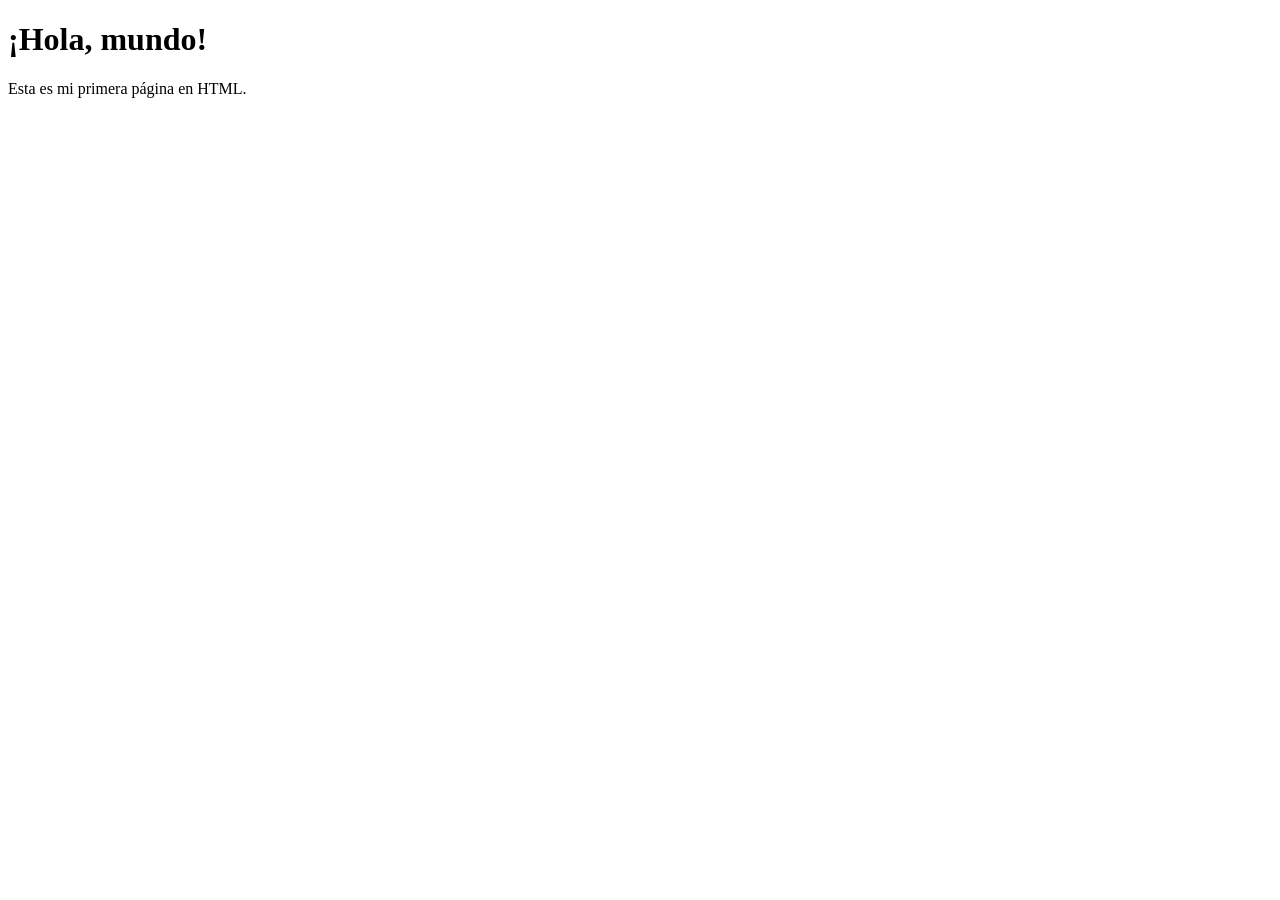
<file: index.html>
<!DOCTYPE html>
<html lang="es">
<head>
    <meta charset="UTF-8">
    <meta name="viewport" content="width=device-width, initial-scale=1.0">
    <title>Hola Mundo</title>
</head>
<body>
    <h1>¡Hola, mundo!</h1>
    <p>Esta es mi primera página en HTML.</p>
</body>
</html>
</file>
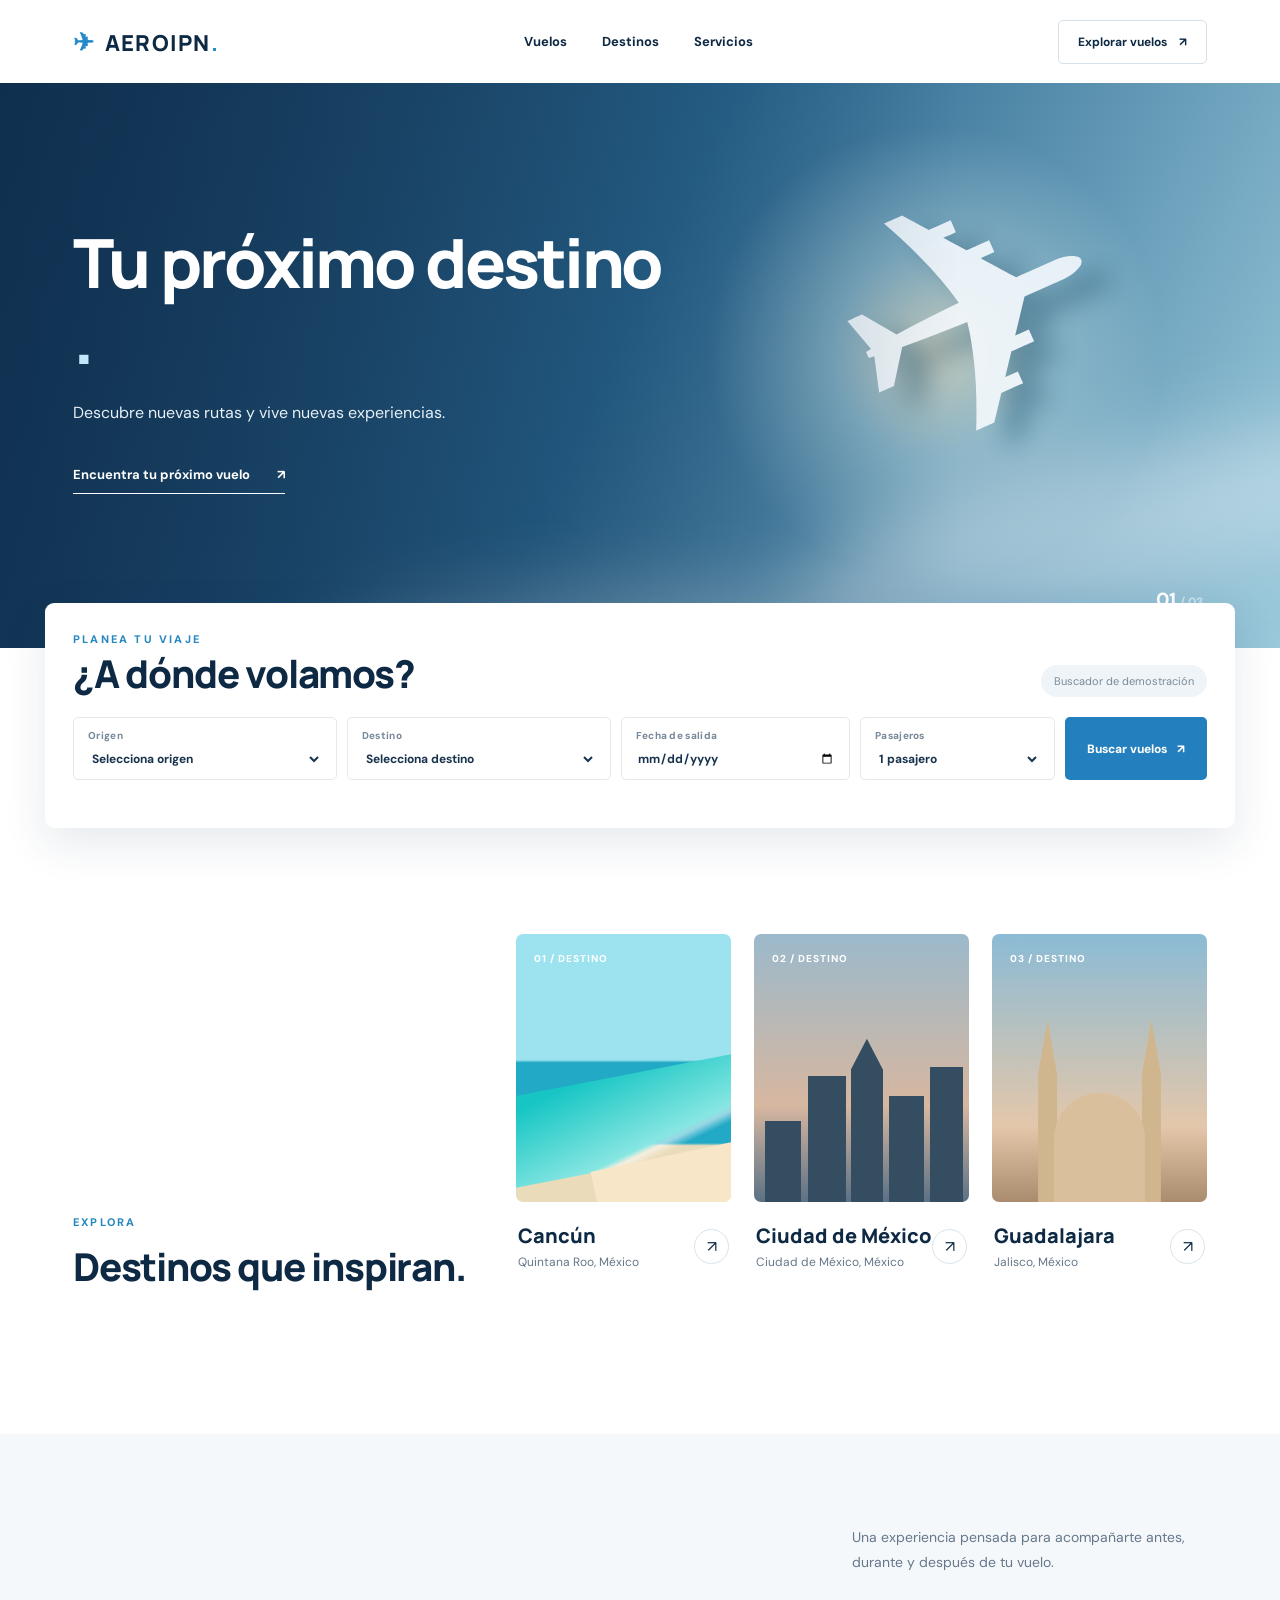
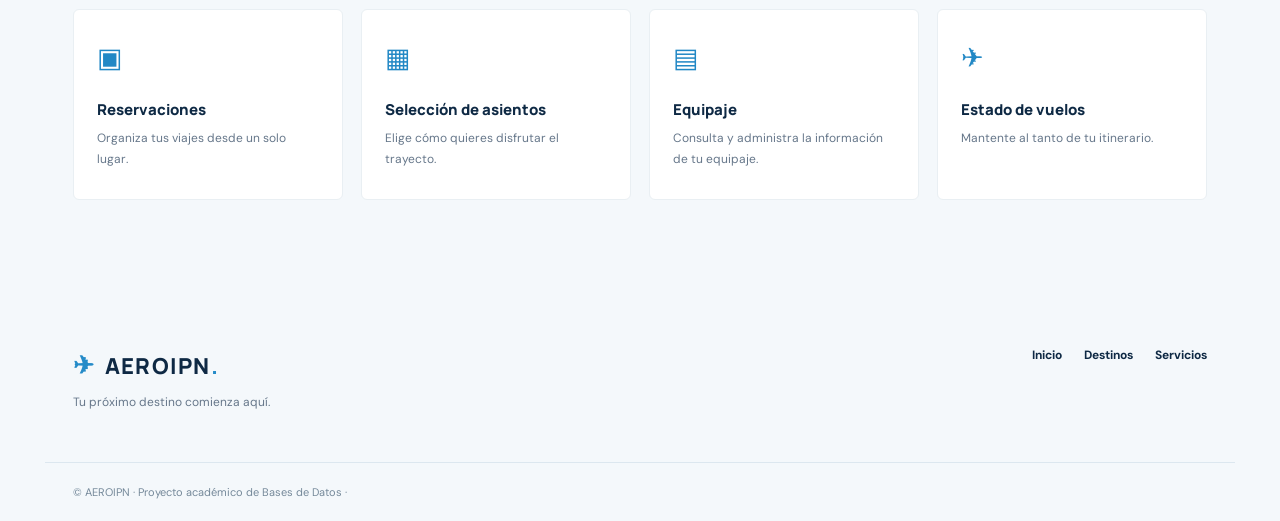
<file: aeroipn/index.html>
<!doctype html>
<html lang="es">
<head>
  <meta charset="UTF-8" />
  <meta name="viewport" content="width=device-width, initial-scale=1.0" />
  <meta name="description" content="AEROIPN, prototipo académico de aerolínea y centro de operaciones." />
  <title>AEROIPN | </title>
  <link rel="stylesheet" href="styles.css" />
</head>
<body>
  <header class="header" id="inicio">
    <a class="logo" href="#inicio" aria-label="Aeroipn inicio"><span class="logo-mark">✈</span> AEROIPN<span class="logo-dot">.</span></a>
    <nav class="nav" aria-label="Navegación principal">
      <a href="#vuelos">Vuelos</a><a href="#destinos">Destinos</a><a href="#servicios">Servicios</a>
    </nav>
    <a class="nav-cta" href="#vuelos">Explorar vuelos <span>↗</span></a>
    <button class="menu-toggle" type="button" aria-label="Abrir menú" aria-expanded="false">☰</button>
  </header>
  <main>
    <section class="hero" aria-labelledby="hero-title">
      <div class="hero-sky"><div class="sun-glow"></div><div class="cloud cloud-a"></div><div class="cloud cloud-b"></div><div class="plane-shape" aria-hidden="true">✈</div></div>
      <div class="hero-content container"></p><h1 id="hero-title">Tu próximo destino<br/><em>.</em></h1><p>Descubre nuevas rutas y vive nuevas experiencias.</p><a href="#vuelos" class="hero-link">Encuentra tu próximo vuelo <span>↗</span></a></div>
      <div class="hero-counter">01 <span>/ 03</span></div>
    </section>
    <section class="search-section container" id="vuelos" aria-labelledby="search-title">
      <div class="search-heading"><div><p class="eyebrow">PLANEA TU VIAJE</p><h2 id="search-title">¿A dónde volamos?</h2></div><span class="demo-label">Buscador de demostración</span></div>
      <form class="search-form" id="flight-form">
        <label>Origen<select id="origin" required><option value="">Selecciona origen</option><option>Ciudad de México</option><option>Guadalajara</option><option>Cancún</option><option>Monterrey</option></select></label>
        <label>Destino<select id="destination" required><option value="">Selecciona destino</option><option>Ciudad de México</option><option>Guadalajara</option><option>Cancún</option><option>Monterrey</option></select></label>
        <label>Fecha de salida<input id="date" type="date" required /></label>
        <label>Pasajeros<select id="passengers"><option>1 pasajero</option><option>2 pasajeros</option><option>3 pasajeros</option><option>4 pasajeros</option></select></label>
        <button type="submit" class="search-button">Buscar vuelos <span>↗</span></button>
      </form><p class="form-message" id="form-message" role="status" aria-live="polite"></p>
    </section>
    <section class="destinations container" id="destinos"><div class="section-top"><div><p class="eyebrow">EXPLORA </p><h2>Destinos que inspiran.</h2></div>      <div class="destination-grid"><article class="destination-card cancun"><div class="destination-image"><span class="destination-number">01 / DESTINO</span><div class="beach-art"><div class="beach-water"></div><div class="beach-sand"></div></div></div><div class="destination-info"><div><h3>Cancún</h3><p>Quintana Roo, México</p></div><span>↗</span></div></article>
      <article class="destination-card cdmx"><div class="destination-image"><span class="destination-number">02 / DESTINO</span><div class="city-art"><span class="tower t1"></span><span class="tower t2"></span><span class="tower t3"></span><span class="tower t4"></span><span class="tower t5"></span></div></div><div class="destination-info"><div><h3>Ciudad de México</h3><p>Ciudad de México, México</p></div><span>↗</span></div></article>
      <article class="destination-card gdl"><div class="destination-image"><span class="destination-number">03 / DESTINO</span><div class="church-art"><span class="spire s1"></span><span class="spire s2"></span><span class="church-body"></span></div></div><div class="destination-info"><div><h3>Guadalajara</h3><p>Jalisco, México</p></div><span>↗</span></div></article></div>
    </section>
    <section class="services" id="servicios"><div class="container"><div class="section-top"><div></div><p>Una experiencia pensada para acompañarte antes, durante y después de tu vuelo.</p></div><div class="services-grid"><article><span class="service-icon">▣</span><h3>Reservaciones</h3><p>Organiza tus viajes desde un solo lugar.</p></article><article><span class="service-icon">▦</span><h3>Selección de asientos</h3><p>Elige cómo quieres disfrutar el trayecto.</p></article><article><span class="service-icon">▤</span><h3>Equipaje</h3><p>Consulta y administra la información de tu equipaje.</p></article><article><span class="service-icon">✈</span><h3>Estado de vuelos</h3><p>Mantente al tanto de tu itinerario.</p></article></div></div></section>
  </main>
  <footer><div class="container footer-inner"><div><a class="logo" href="#inicio"><span class="logo-mark">✈</span> AEROIPN<span class="logo-dot">.</span></a><p>Tu próximo destino comienza aquí.</p></div><div class="footer-links"><a href="#inicio">Inicio</a><a href="#destinos">Destinos</a><a href="#servicios">Servicios</a></div></div><div class="container footer-bottom">© <span id="year"></span> AEROIPN · Proyecto académico de Bases de Datos · </div></footer>
  <script src="script.js"></script>
</body>
</html>
</file>
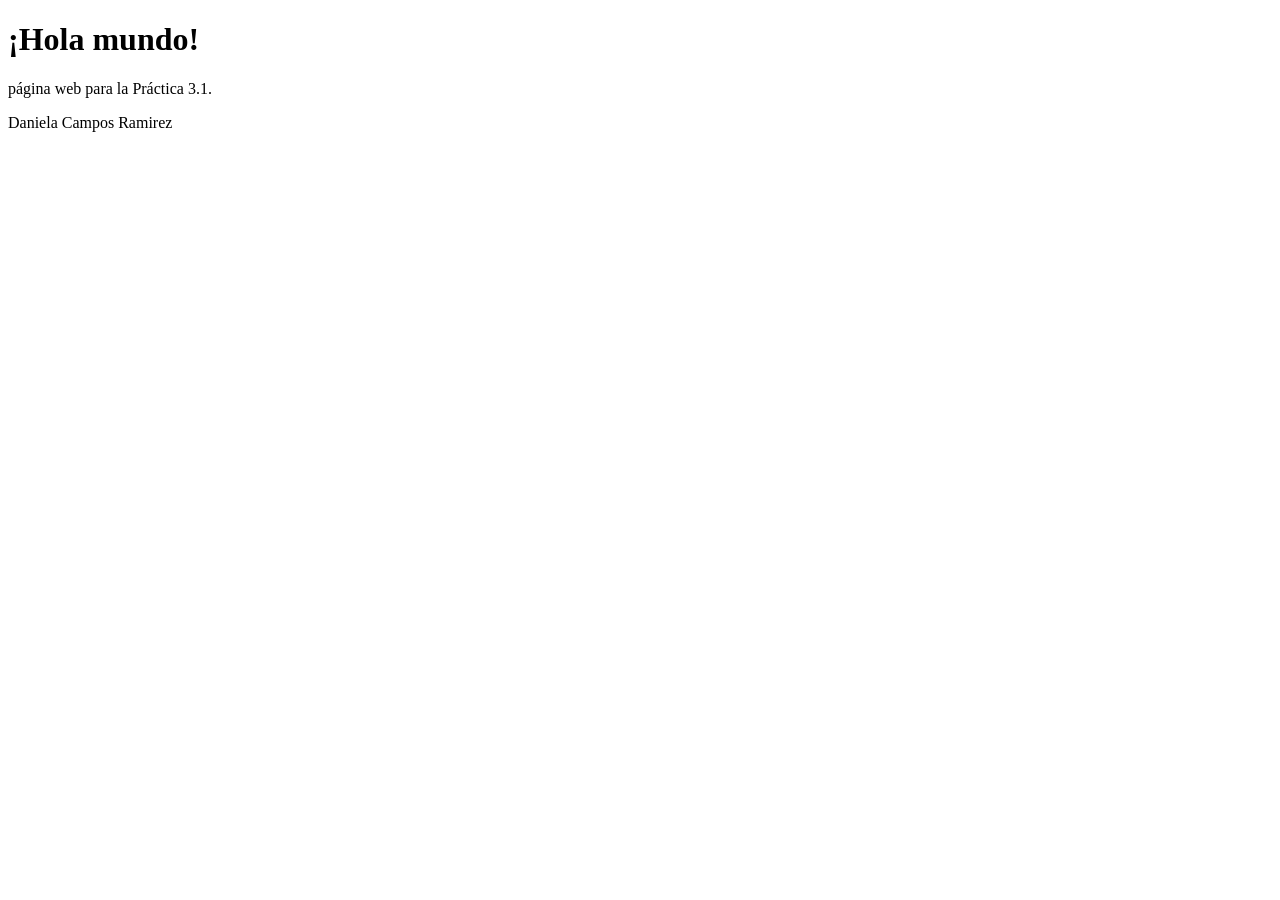
<file: docs/daniela/index.html>
<!DOCTYPE html>
<html lang="es">
<head>
    <meta charset="UTF-8">
    <meta name="viewport" content="width=device-width, initial-scale=1.0">
    <title>Práctica 3.1</title>
</head>
<body>
    <h1>¡Hola mundo!</h1>
    <p>página web para la Práctica 3.1.</p>
    <p>Daniela Campos Ramirez</p>
</body>
</html>
</file>
<file: aeroipn/styles.css>
@import url('https://fonts.googleapis.com/css2?family=DM+Sans:wght@400;500;600;700&family=Manrope:wght@400;500;600;700;800&display=swap');
:root{--navy:#0e2944;--blue:#247cbb;--muted:#66778a;--light:#f3f7fa;--border:#e2eaf0}*{box-sizing:border-box}html{scroll-behavior:smooth}body{margin:0;font-family:'DM Sans',Arial,sans-serif;color:var(--navy);background:#fff}button,input,select{font:inherit}a{text-decoration:none;color:inherit}.container{max-width:1190px;margin:auto;padding-left:28px;padding-right:28px}.header{height:83px;display:flex;align-items:center;justify-content:space-between;padding:0 max(28px,calc((100vw - 1134px)/2));gap:28px;background:white;position:relative;z-index:5}.logo{font-family:Manrope,sans-serif;font-weight:800;letter-spacing:1.3px;font-size:22px;white-space:nowrap}.logo-mark{color:#258bc8;font-size:25px;margin-right:4px}.logo-dot{color:#258bc8}.nav{display:flex;gap:35px;font-size:13px;font-weight:700}.nav a:hover,.footer-links a:hover{color:#268ac6}.nav-cta{border:1px solid #d6e1e9;padding:13px 19px;border-radius:5px;font-size:12px;font-weight:700;white-space:nowrap}.nav-cta span{margin-left:9px}.menu-toggle{display:none;border:0;background:transparent;font-size:26px;color:var(--navy)}.hero{height:565px;position:relative;overflow:hidden;background:linear-gradient(115deg,#173b59 0%,#29668e 48%,#9ac9db 100%)}.hero-sky{position:absolute;inset:0;overflow:hidden}.sun-glow{position:absolute;right:9%;top:7%;height:460px;width:460px;background:radial-gradient(circle,#f6e5c2aa 0%,#c5e0e366 32%,transparent 70%)}.cloud{position:absolute;width:620px;height:140px;background:#fff5;filter:blur(37px);border-radius:50%}.cloud-a{right:-130px;bottom:50px;transform:rotate(-13deg)}.cloud-b{left:25%;bottom:-85px}.plane-shape{position:absolute;right:13%;top:12%;font-size:330px;color:#f7fbff;opacity:.88;transform:rotate(-24deg);text-shadow:20px 26px 24px #0c3e5b66;line-height:1}.hero:after{content:'';position:absolute;inset:0;background:linear-gradient(90deg,#0c2949a8,transparent 75%)}.hero-content{position:relative;z-index:2;padding-top:125px;color:white}.eyebrow{letter-spacing:2.2px;font-size:11px;font-weight:800;color:#2788bf;margin:0 0 15px}.eyebrow.light{color:#c6e9ff}.hero h1{font:800 clamp(43px,5.3vw,74px)/1.12 Manrope,sans-serif;letter-spacing:-2.7px;margin:0 0 23px}.hero h1 em,.operations h2 em{font-style:normal;color:#c2e7fa}.hero-content>p:not(.eyebrow){font-size:16px;line-height:1.8;max-width:455px;color:#e7f0f5}.hero-link{display:inline-block;margin-top:22px;border-bottom:1px solid #fff;padding-bottom:10px;font-weight:700;font-size:13px}.hero-link span{margin-left:24px}.hero-counter{position:absolute;right:6%;bottom:36px;color:white;z-index:2;font-size:19px;font-weight:800}.hero-counter span{opacity:.5;font-size:12px}.search-section{position:relative;margin-top:-45px;z-index:3;background:#fff;box-shadow:0 15px 45px #133a581c;border-radius:9px;padding-top:29px;padding-bottom:24px}.search-heading{display:flex;align-items:end;justify-content:space-between;margin-bottom:20px}.search-heading .eyebrow{margin-bottom:5px}h2{font:800 clamp(25px,3vw,39px)/1.2 Manrope,sans-serif;letter-spacing:-1.2px;margin:0}.demo-label{font-size:11px;color:#7b8b99;background:#eef4f8;border-radius:30px;padding:9px 13px}.search-form{display:grid;grid-template-columns:1.15fr 1.15fr 1fr .85fr auto;gap:10px}.search-form label{display:flex;flex-direction:column;gap:8px;border:1px solid var(--border);padding:11px 14px;border-radius:5px;font-size:10px;font-weight:800;color:#78899a;letter-spacing:.3px}.search-form select,.search-form input{width:100%;border:0;outline:none;background:white;color:#18334e;font-weight:700;font-size:12px;min-width:0}.search-button{background:#237fbd;color:#fff;border:0;border-radius:5px;padding:18px 22px;cursor:pointer;font-size:12px;font-weight:800}.search-button:hover,.operations-button:hover{background:#155f94}.search-button span{margin-left:7px}.form-message{margin:10px 0 0;font-size:12px;color:#34779d;min-height:14px}.destinations{padding-top:106px;padding-bottom:110px}.section-top{display:flex;align-items:end;justify-content:space-between;gap:40px;margin-bottom:34px}.section-top>p{max-width:355px;color:var(--muted);font-size:14px;line-height:1.8;margin:0}.destination-grid{display:grid;grid-template-columns:repeat(3,1fr);gap:23px}.destination-image{height:268px;position:relative;overflow:hidden;border-radius:7px}.destination-number{position:absolute;top:18px;left:18px;z-index:2;color:white;font-size:10px;font-weight:800;letter-spacing:1px}.cancun .destination-image{background:linear-gradient(#9ce3ef 0 47%,#21a9c6 48% 78%,#eadcbb 79%)}.beach-water{position:absolute;left:-30px;right:-30px;top:53%;height:90px;background:linear-gradient(165deg,#17c6c4 15%,#87e6e2 70%,#fff8 74%,transparent 80%);transform:rotate(-11deg)}.beach-sand{position:absolute;bottom:-40px;right:-50px;width:85%;height:90px;background:#f7e6c7;transform:rotate(-12deg)}.cdmx .destination-image{background:linear-gradient(#9bb9cb,#d7b7a0 64%,#5b7185)}.city-art{position:absolute;bottom:0;left:0;right:0;height:67%}.tower{position:absolute;bottom:0;background:#344d60}.t1{left:5%;width:17%;height:45%}.t2{left:25%;width:18%;height:70%}.t3{left:45%;width:15%;height:91%;clip-path:polygon(50% 0,100% 19%,100% 100%,0 100%,0 19%)}.t4{left:63%;width:16%;height:59%}.t5{left:82%;width:15%;height:75%}.gdl .destination-image{background:linear-gradient(#8bbbd5,#e4c7aa 72%,#a98b6d)}.church-art{position:absolute;bottom:0;left:15%;width:70%;height:74%}.spire{position:absolute;bottom:0;width:21%;height:92%;background:#cfb68e;clip-path:polygon(50% 0,80% 30%,80% 100%,20% 100%,20% 30%)}.s1{left:5%}.s2{right:5%}.church-body{position:absolute;bottom:0;left:20%;right:20%;height:55%;background:#d9bf9c;border-radius:55px 55px 0 0}.destination-info{display:flex;justify-content:space-between;align-items:center;padding:20px 2px}.destination-info h3{font:800 20px Manrope;margin:0 0 5px}.destination-info p{margin:0;color:var(--muted);font-size:12px}.destination-info>span{border:1px solid #dae4eb;border-radius:50%;width:35px;height:35px;display:grid;place-items:center}.services{background:#f4f8fb;padding:91px 0 97px}.services-grid{display:grid;grid-template-columns:repeat(4,1fr);gap:18px}.services-grid article{background:white;padding:30px 23px;min-height:190px;border:1px solid #e9eff3;border-radius:6px}.service-icon{font-size:27px;color:#2288c5}.services-grid h3{font:800 15px Manrope;margin:24px 0 8px}.services-grid p{font-size:12px;line-height:1.7;color:var(--muted);margin:0}.operations{padding-top:100px;padding-bottom:110px}.operations-card{background:#102e4b;border-radius:10px;padding:65px 57px;display:grid;grid-template-columns:1fr 1fr;gap:45px;align-items:center;overflow:hidden}.operations-copy{color:white}.operations h2{font-size:clamp(27px,3.1vw,41px);line-height:1.35}.operations-copy>p:not(.eyebrow){color:#b9cddd;font-size:14px;line-height:1.8;margin:22px 0}.operations-button{background:#2a89c4;color:white;border:0;border-radius:5px;padding:16px 22px;font-size:12px;font-weight:800;cursor:pointer}.dashboard{background:#f8fbff;border-radius:9px;padding:20px;transform:rotate(2deg);box-shadow:0 18px 35px #07192b55}.dash-top{display:flex;justify-content:space-between;font-size:9px;font-weight:800;color:#58718a;border-bottom:1px solid #e3edf4;padding-bottom:16px}.status-dot{color:#2f9e83}.dash-title{font:800 19px Manrope;margin:22px 0}.dash-cards{display:grid;grid-template-columns:repeat(3,1fr);gap:8px}.dash-cards div{background:#eaf3fa;border-radius:5px;padding:13px 9px;display:flex;flex-direction:column;gap:9px}.dash-cards span{font-size:10px;font-weight:700}.dash-cards strong{font-size:26px;color:#297db0}.dash-cards small{font-size:9px;color:#7891a4}.dash-lines{padding:18px 0 0}.dash-lines span{display:block;background:#dce9f2;border-radius:4px;height:9px;margin:10px 0}.dash-lines span:nth-child(2){width:77%}.dash-lines span:nth-child(3){width:88%}footer{background:#f4f8fb;padding-top:50px}.footer-inner{display:flex;justify-content:space-between;gap:20px}.footer-inner p{font-size:12px;color:var(--muted)}.footer-links{display:flex;gap:22px;font-size:12px;font-weight:700}.footer-bottom{border-top:1px solid #dce7ef;margin-top:40px;padding-top:22px;padding-bottom:22px;font-size:11px;color:#75899a}dialog{border:0;border-radius:12px;max-width:450px;width:calc(100% - 36px);padding:0;box-shadow:0 22px 100px #0005}dialog::backdrop{background:#061d33b8}.dialog-content{padding:32px;position:relative}.dialog-content h2{font-size:25px}.dialog-content p{line-height:1.7;color:#637a8b;font-size:14px}.dialog-note{background:#eef5f9;padding:12px;border-radius:6px}.close-dialog{position:absolute;right:16px;top:12px;background:none;border:0;font-size:27px;cursor:pointer}@media(max-width:900px){.nav{gap:15px}.nav-cta{display:none}.search-form{grid-template-columns:repeat(2,1fr)}.search-button{grid-column:span 2}.operations-card{padding:42px 30px;gap:22px}.services-grid{grid-template-columns:repeat(2,1fr)}}@media(max-width:650px){.header{height:70px;padding:0 20px}.menu-toggle{display:block}.nav{display:none;position:absolute;top:70px;left:0;right:0;background:white;padding:20px;box-shadow:0 15px 25px #0002;flex-direction:column}.nav.open{display:flex}.hero{height:520px}.hero-content{padding-top:110px}.hero h1{letter-spacing:-1.7px}.plane-shape{right:-15%;top:35%;font-size:230px;opacity:.45}.container{padding-left:20px;padding-right:20px}.search-section{margin-top:-24px}.search-heading{align-items:start;gap:8px}.demo-label{display:none}.search-form{grid-template-columns:1fr}.search-button{grid-column:auto}.section-top{display:block}.section-top>p{margin-top:17px}.destinations{padding-top:70px;padding-bottom:65px}.destination-grid{grid-template-columns:1fr}.destination-image{height:245px}.services{padding:65px 0}.services-grid{grid-template-columns:1fr 1fr;gap:10px}.services-grid article{padding:22px 14px}.operations{padding-top:65px;padding-bottom:70px}.operations-card{grid-template-columns:1fr;padding:35px 23px}.dashboard{transform:none}.footer-inner{display:block}.footer-links{flex-wrap:wrap;margin-top:25px}.footer-bottom{line-height:1.7}}
</file>
